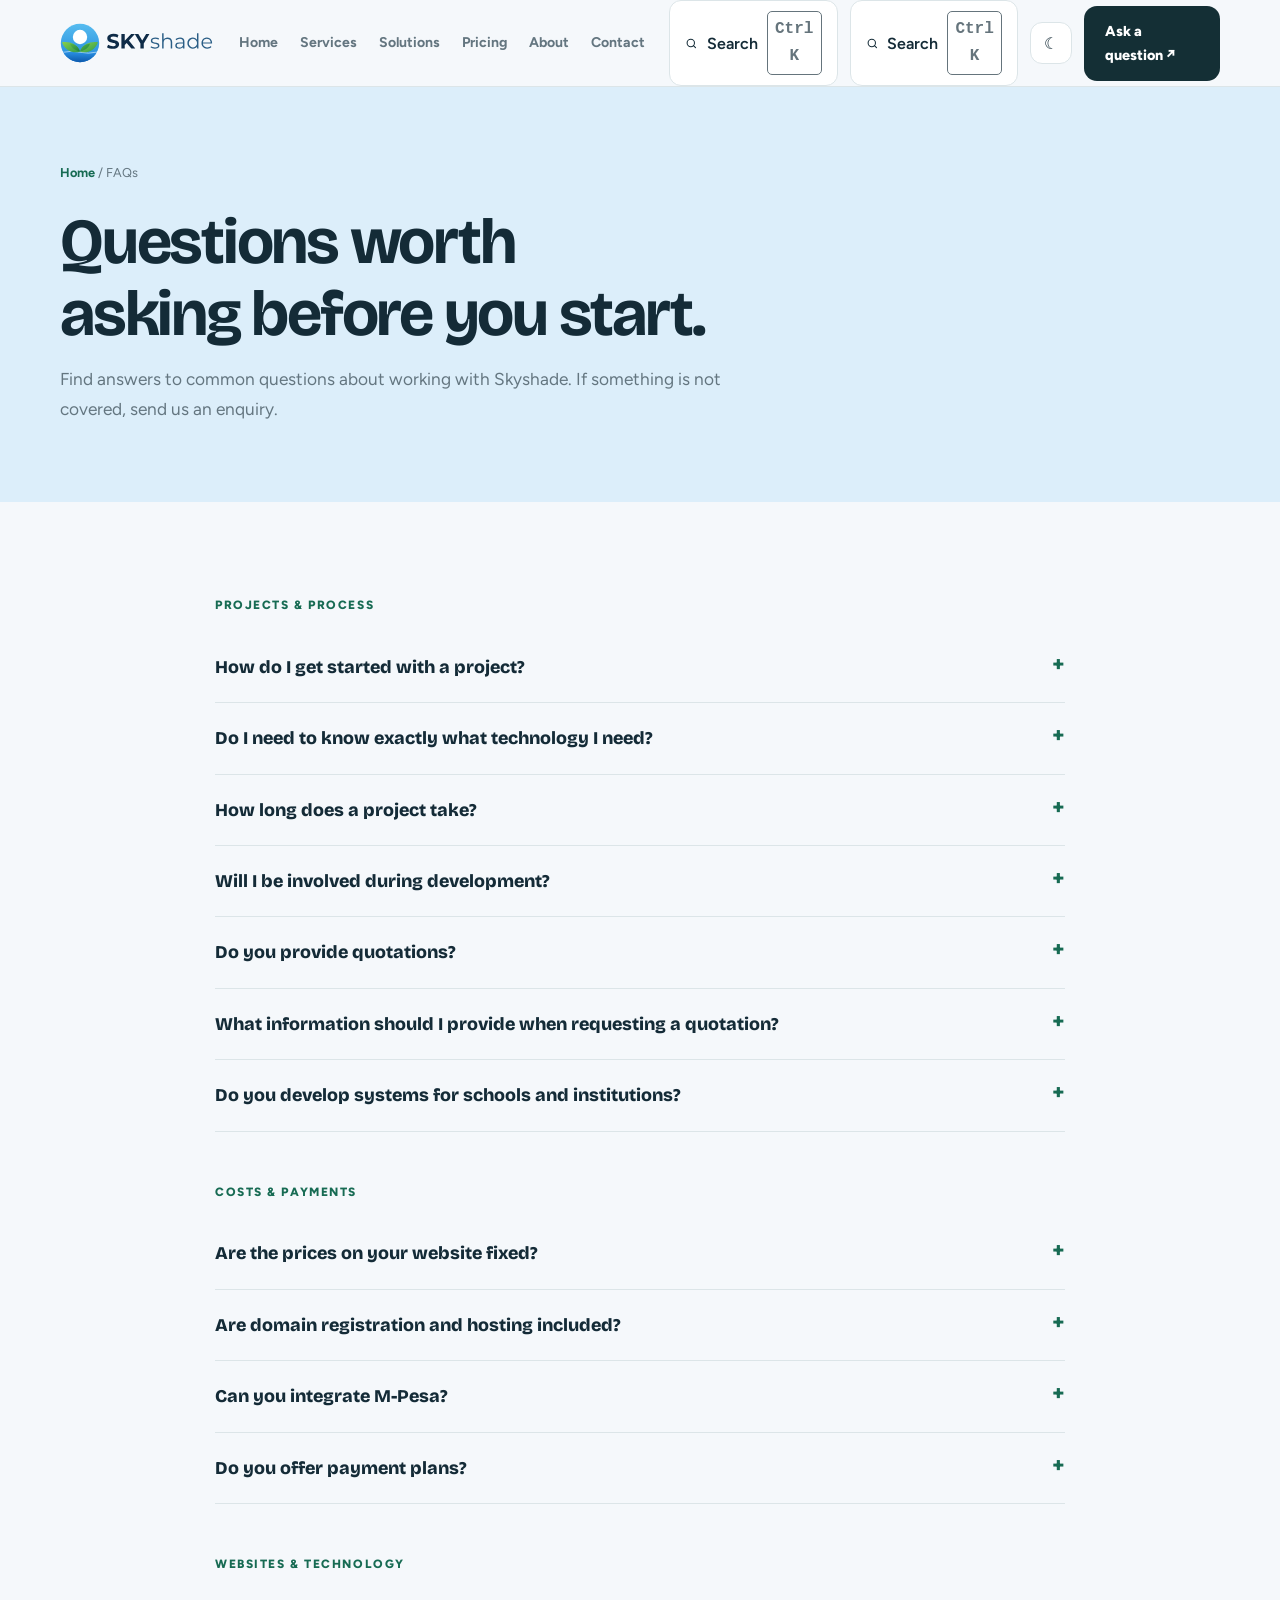
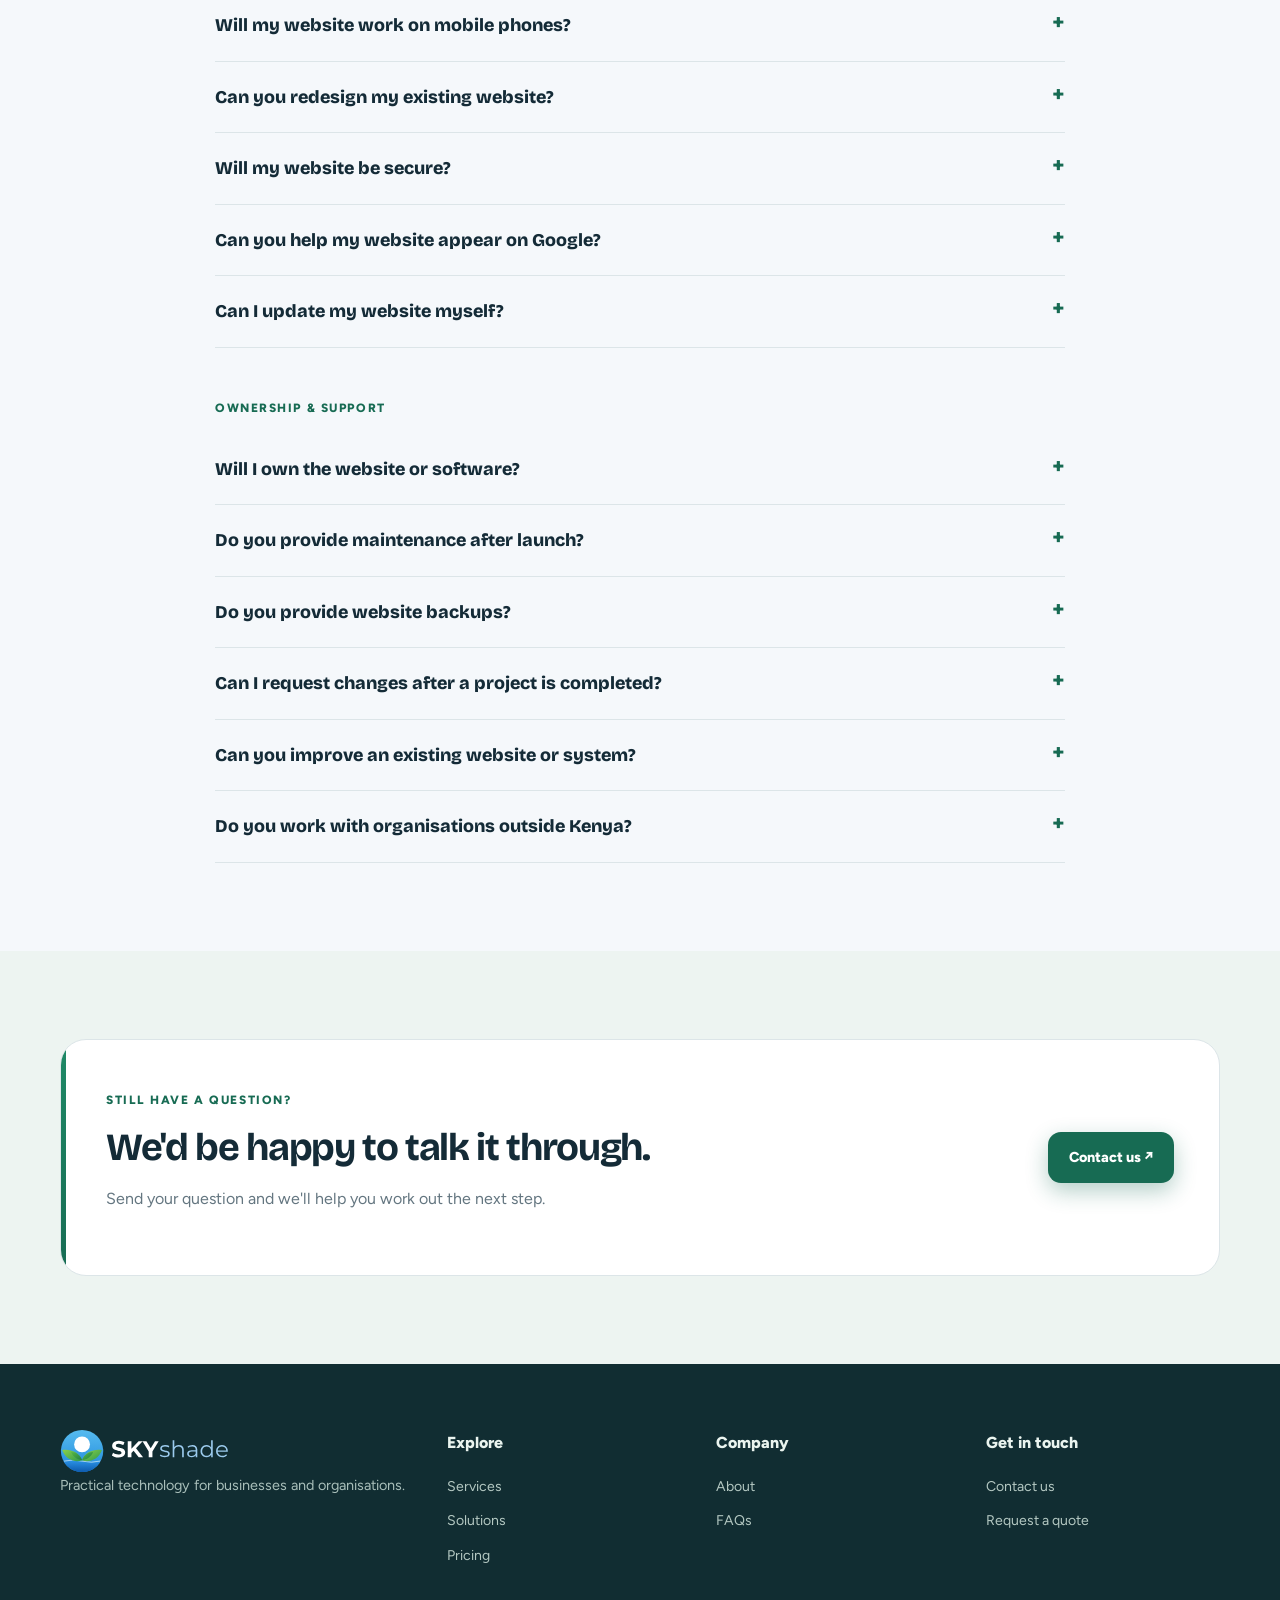
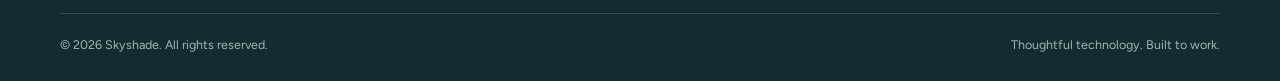
<file: faq.html>
<!doctype html>
<html lang="en">
  <head>
    <meta charset="utf-8" />
    <meta name="viewport" content="width=device-width, initial-scale=1" />

    <title>
      FAQs | Website Development, Software & IT Services | Skyshade Technologies
    </title>

    <meta
      name="description"
      content="Find answers to common questions about Skyshade Technologies services, website development, custom software, pricing, M-Pesa integration, hosting, security and support in Kenya."
    />

    <meta name="robots" content="index, follow, max-image-preview:large" />
    <link rel="canonical" href="https://skyshade.co.ke/faq" />

    <meta property="og:type" content="website" />
    <meta
      property="og:title"
      content="Skyshade Technologies| Websites, software and IT consulting in Kenya"
    />
    <meta
      property="og:description"
      content="Technology, made dependable. Websites, software and IT consulting for businesses and institutions in Kenya."
    />
    <meta property="og:image" content="https://skyshade.co.ke/og-image.jpg" />
    <meta property="og:image:width" content="1200" />
    <meta property="og:image:height" content="630" />
    <meta property="og:url" content="https://skyshade.co.ke/" />
    <meta name="twitter:card" content="summary_large_image" />
    <meta name="twitter:image" content="https://skyshade.co.ke/og-image.jpg" />

    <meta name="theme-color" content="#f5f8fb" />

    <link rel="icon" href="/favicon.svg" type="image/svg+xml" />
    <link rel="icon" href="/favicon.ico" sizes="48x48" />
    <link rel="apple-touch-icon" href="/apple-touch-icon.png" />
    <link rel="stylesheet" href="assets/polish.css" />
    <link rel="stylesheet" href="assets/styles.css" />
    <link rel="stylesheet" href="assets/hero.css" />

    <script>
      try {
        const theme = localStorage.getItem("skyshade-theme");
        if (theme) document.documentElement.dataset.theme = theme;
      } catch (error) {}

      (function () {
        try {
          var t = localStorage.getItem("skyshade-theme");
          if (t !== "light" && t !== "dark") {
            t = matchMedia("(prefers-color-scheme: dark)").matches
              ? "dark"
              : "light";
          }
          document.documentElement.dataset.theme = t;
        } catch (e) {
          document.documentElement.dataset.theme = "light";
        }
      })();
    </script>

    <script src="assets/site.js" defer></script>
    <script src="assets/search.js" defer></script>
  </head>

  <body>
    <header class="site-header">
      <div class="container nav-wrap">
        <a class="logo" href="/">
          <img
            class="logo-light"
            src="assets/skyshade-logo-light-compact.svg"
            alt="Skyshade"
            height="44"
          />
          <img
            class="logo-dark"
            src="assets/skyshade-logo-dark-compact.svg"
            alt=""
            aria-hidden="true"
            height="44"
          />
        </a>

        <nav class="nav-links" data-nav aria-label="Main navigation">
          <a href="/">Home</a>
          <a href="services">Services</a>
          <a href="solutions">Solutions</a>
          <a href="pricing">Pricing</a>
          <a href="about">About</a>
          <a href="contact">Contact</a>
        </nav>

        <div class="nav-actions">
          <button
            class="theme-toggle"
            data-theme-toggle
            type="button"
            aria-label="Switch theme"
          >
            ☾
          </button>

          <a class="btn btn-dark" href="contact"> Ask a question ↗ </a>

          <button
            class="menu-toggle"
            data-menu-toggle
            type="button"
            aria-label="Open navigation"
            aria-expanded="false"
          >
            ☰
          </button>
        </div>
      </div>
    </header>

    <main>
      <section class="page-hero">
        <div class="container">
          <div class="breadcrumb"><a href="/">Home</a> / FAQs</div>

          <h1>Questions worth asking before you start.</h1>

          <p>
            Find answers to common questions about working with Skyshade. If
            something is not covered, send us an enquiry.
          </p>
        </div>
      </section>

      <section class="section">
        <div class="container" style="max-width: 850px">
          <!-- PROJECTS AND PROCESS -->
          <span class="eyebrow">Projects &amp; process</span>

          <details class="faq-item" id="getting-started-with-a-project">
            <summary>How do I get started with a project?</summary>
            <p>
              Send us an enquiry describing what you want to achieve. We will
              review your requirements, ask any necessary questions and discuss
              a suitable scope, timeline and budget.
            </p>
          </details>

          <details class="faq-item" id="choosing-the-right-technology">
            <summary>Do I need to know exactly what technology I need?</summary>
            <p>
              No. You can explain the business problem or desired outcome. We
              can help identify an appropriate technical approach after
              understanding your users, processes and constraints.
            </p>
          </details>

          <details class="faq-item" id="project-development-timeline">
            <summary>How long does a project take?</summary>
            <p>
              Timelines depend on the scope. A relatively small website may take
              a few weeks, while a custom portal or mobile application may
              require several months. We agree on milestones before development
              begins.
            </p>
          </details>

          <details class="faq-item" id="client-involvement-during-development">
            <summary>Will I be involved during development?</summary>
            <p>
              Yes. We aim to agree on requirements and design direction early,
              then share progress at agreed milestones so feedback can be
              incorporated in a controlled way.
            </p>
          </details>

          <details class="faq-item" id="project-quotations">
            <summary>Do you provide quotations?</summary>
            <p>
              Yes. Once we understand the requirements, we can prepare a
              quotation that outlines the agreed deliverables, assumptions,
              exclusions, estimated timeline and payment milestones.
            </p>
          </details>

          <details class="faq-item" id="information-needed-for-a-quotation">
            <summary>
              What information should I provide when requesting a quotation?
            </summary>
            <p>
              Describe your organisation, the problem you want to solve, the
              type of solution you have in mind and the main features you need.
              If you have examples of websites or systems you like, you can
              share them too. You do not need a complete technical specification
              before contacting us.
            </p>
          </details>

          <details class="faq-item" id="projects-for-schools-and-institutions">
            <summary>
              Do you develop systems for schools and institutions?
            </summary>
            <p>
              Yes. We can discuss institutional websites, student and staff
              portals, management systems, information platforms and other
              custom solutions based on the institution's requirements.
            </p>
          </details>

          <!-- COSTS AND PAYMENTS -->
          <div style="margin-top: 45px">
            <span class="eyebrow">Costs &amp; payments</span>

            <details class="faq-item" id="are-website-prices-fixed">
              <summary>Are the prices on your website fixed?</summary>
              <p>
                No. The figures on the pricing page are indicative ranges. The
                final cost depends on functionality, design, integrations,
                content, hosting requirements and complexity.
              </p>
            </details>

            <details class="faq-item" id="domain-registration-and-hosting">
              <summary>Are domain registration and hosting included?</summary>
              <p>
                Not automatically. Domain registration, hosting, email services
                and other third-party subscriptions are identified in the
                quotation so you can see which costs are included and which are
                separate.
              </p>
            </details>

            <details class="faq-item" id="mpesa-payment-integration">
              <summary>Can you integrate M-Pesa?</summary>
              <p>
                We can develop M-Pesa payment integration where the required
                Daraja/API access, credentials, business approvals and provider
                conditions are in place. Transaction charges and provider
                requirements are separate from development fees.
              </p>
            </details>

            <details class="faq-item" id="project-payment-plans">
              <summary>Do you offer payment plans?</summary>
              <p>
                Payment milestones can be agreed for suitable projects. The
                schedule should be documented in the quotation or project
                agreement before work begins.
              </p>
            </details>
          </div>

          <!-- WEBSITES AND TECHNICAL FEATURES -->
          <div style="margin-top: 45px">
            <span class="eyebrow">Websites &amp; technology</span>

            <details class="faq-item" id="mobile-friendly-websites">
              <summary>Will my website work on mobile phones?</summary>
              <p>
                Yes. Websites are designed to adapt to different screen sizes,
                including smartphones, tablets and desktop computers. The layout
                and functionality are considered across supported screen sizes
                during development.
              </p>
            </details>

            <details class="faq-item" id="redesigning-existing-websites">
              <summary>Can you redesign my existing website?</summary>
              <p>
                Yes. We can review your current website and discuss a redesign
                to improve its appearance, usability, mobile experience,
                performance or content structure. The recommended approach
                depends on the condition and requirements of the existing
                website.
              </p>
            </details>

            <details class="faq-item" id="website-security">
              <summary>Will my website be secure?</summary>
              <p>
                Security considerations depend on the type of website and
                functionality involved. Appropriate measures may include HTTPS,
                secure configuration, input validation, access controls,
                software updates and protection of sensitive data. No website
                can be guaranteed to be completely immune to security threats.
              </p>
            </details>

            <details class="faq-item" id="search-engine-visibility">
              <summary>Can you help my website appear on Google?</summary>
              <p>
                We can implement search-engine optimisation foundations such as
                meaningful page titles, descriptions, structured content,
                mobile-friendly layouts and technical SEO improvements. Search
                rankings depend on several factors, and no specific ranking
                position can be guaranteed.
              </p>
            </details>

            <details class="faq-item" id="website-content-management">
              <summary>Can I update my website myself?</summary>
              <p>
                Where appropriate, we can build content-management features or
                provide training so your team can update agreed content without
                developer assistance.
              </p>
            </details>
          </div>

          <!-- OWNERSHIP AND SUPPORT -->
          <div style="margin-top: 45px">
            <span class="eyebrow">Ownership &amp; support</span>

            <details class="faq-item" id="website-and-software-ownership">
              <summary>Will I own the website or software?</summary>
              <p>
                Ownership, source-code handover, third-party licences and usage
                rights should be clearly stated in the project agreement. We
                will define these terms before the project starts.
              </p>
            </details>

            <details class="faq-item" id="maintenance-after-launch">
              <summary>Do you provide maintenance after launch?</summary>
              <p>
                Yes. Ongoing maintenance and support can be arranged under an
                agreed care plan or a separately scoped support agreement.
              </p>
            </details>

            <details class="faq-item" id="website-backups">
              <summary>Do you provide website backups?</summary>
              <p>
                Backup arrangements can be included in an agreed maintenance
                plan. The backup frequency, storage location, retention period
                and restoration responsibilities should be defined according to
                the project requirements.
              </p>
            </details>

            <details class="faq-item" id="post-launch-changes">
              <summary>
                Can I request changes after a project is completed?
              </summary>
              <p>
                Yes. Changes can be handled through an agreed support
                arrangement or quoted separately, depending on their scope. Any
                warranty or post-launch correction period should be defined in
                the project agreement.
              </p>
            </details>

            <details class="faq-item" id="improving-existing-systems">
              <summary>Can you improve an existing website or system?</summary>
              <p>
                Yes. We can review an existing solution and discuss redesign,
                performance improvements, bug fixes, feature development or a
                larger rebuild. Access and an initial assessment may be
                required.
              </p>
            </details>

            <details class="faq-item" id="working-with-international-clients">
              <summary>Do you work with organisations outside Kenya?</summary>
              <p>
                Project suitability depends on the requirements, communication
                arrangements and support expectations. Contact us to discuss
                your location and project.
              </p>
            </details>
          </div>
        </div>
      </section>

      <!-- CONTACT CTA -->
      <section class="section section-alt">
        <div class="container cta-band">
          <div>
            <span class="eyebrow">Still have a question?</span>
            <h2>We'd be happy to talk it through.</h2>
            <p>Send your question and we'll help you work out the next step.</p>
          </div>

          <a class="btn btn-primary" href="contact"> Contact us ↗ </a>
        </div>
      </section>
    </main>

    <footer class="site-footer">
      <div class="container">
        <div class="footer-grid">
          <div>
            <a class="logo" href="/">
              <img
                class="logo-light"
                src="assets/skyshade-logo-dark-compact.svg"
                alt="Skyshade"
                height="44"
              />
              <img
                class="logo-dark"
                src="assets/skyshade-logo-dark-compact.svg"
                alt="Skyshade"
                aria-hidden="true"
                height="44"
              />
            </a>

            <p>Practical technology for businesses and organisations.</p>
          </div>

          <div>
            <div class="footer-title">Explore</div>
            <div class="footer-links">
              <a href="services">Services</a>
              <a href="solutions">Solutions</a>
              <a href="pricing">Pricing</a>
            </div>
          </div>

          <div>
            <div class="footer-title">Company</div>
            <div class="footer-links">
              <a href="about">About</a>
              <a href="faq">FAQs</a>
            </div>
          </div>

          <div>
            <div class="footer-title">Get in touch</div>
            <div class="footer-links">
              <a href="contact">Contact us</a>
              <a href="contact">Request a quote</a>
            </div>
          </div>
        </div>

        <div class="footer-bottom">
          <span>
            © <span data-year>2026</span> Skyshade. All rights reserved.
          </span>
          <span>Thoughtful technology. Built to work.</span>
        </div>
      </div>
    </footer>

    <script src="assets/search.js" defer></script>
  </body>
</html>
</file>
<file: assets/polish.css>
:root {
  --ease: cubic-bezier(0.2, 0.8, 0.2, 1);
  --grad: linear-gradient(135deg, #1f8a67, #176b53);
  --shadow-lg: 0 30px 70px rgba(23, 57, 67, 0.14);
  --muted: #566972;
}
:root[data-theme="dark"] {
  --shadow-lg: 0 30px 70px rgba(0, 0, 0, 0.35);
  --muted: #a9b9b7;
}
body {
  -webkit-font-smoothing: antialiased;
}
::selection {
  background: color-mix(in srgb, var(--primary) 30%, transparent);
}
h1,
h2,
h3 {
  text-wrap: balance;
}
p,
li {
  text-wrap: pretty;
}
:focus-visible {
  outline: 2px solid var(--primary);
  outline-offset: 3px;
  border-radius: 6px;
}

/* Buttons */
.btn {
  transition:
    transform 0.25s var(--ease),
    box-shadow 0.25s,
    background 0.2s,
    border-color 0.2s,
    color 0.2s;
}
.btn:active {
  transform: scale(0.97);
}
.btn-primary {
  background: var(--grad);
  box-shadow: 0 8px 22px color-mix(in srgb, var(--primary) 32%, transparent);
}
.btn-primary:hover {
  background: linear-gradient(135deg, #229670, #10513f);
  box-shadow: 0 12px 30px color-mix(in srgb, var(--primary) 45%, transparent);
}
.btn-outline:hover {
  border-color: var(--primary);
  color: var(--primary);
}
:root[data-theme="dark"] .btn-primary {
  background: linear-gradient(135deg, #9be0bd, #6bbd98);
  color: #0d2a22;
}
:root[data-theme="dark"] .btn-dark {
  background: var(--surface-alt);
  border-color: var(--line);
}

/* Solid header after scrolling (homepage) */
body:has(.rh) .site-header:not(.is-top) {
  background: color-mix(in srgb, var(--bg) 82%, transparent);
  backdrop-filter: blur(18px) saturate(1.4);
  box-shadow: 0 10px 30px rgba(20, 50, 60, 0.08);
}

/* Cards */
.card {
  transition:
    transform 0.35s var(--ease),
    box-shadow 0.35s,
    border-color 0.35s;
}
.card:hover {
  transform: translateY(-6px);
  box-shadow: var(--shadow-lg);
  border-color: color-mix(in srgb, var(--primary) 35%, var(--line));
}
.card-icon {
  background: linear-gradient(145deg, var(--surface-alt), var(--sky));
  transition: transform 0.35s var(--ease);
}
.card:hover .card-icon {
  transform: rotate(-6deg) scale(1.08);
}
.card-link::after {
  content: "→";
  display: inline-block;
  margin-left: 6px;
  transition: transform 0.25s var(--ease);
}
.card-link:hover {
  text-decoration: none;
}
.card-link:hover::after {
  transform: translateX(5px);
}
.process .card {
  position: relative;
  overflow: hidden;
}
.process .card::before {
  content: "";
  position: absolute;
  inset: 0 0 auto;
  height: 3px;
  background: var(--grad);
  transform: scaleX(0);
  transform-origin: left;
  transition: transform 0.45s var(--ease);
}
.process .card:hover::before {
  transform: scaleX(1);
}
.tag {
  transition:
    border-color 0.2s,
    color 0.2s,
    transform 0.2s var(--ease);
}
.tag:hover {
  border-color: var(--primary);
  color: var(--primary);
  transform: translateY(-2px);
}

/* Sections */
.section-alt {
  background: linear-gradient(
    180deg,
    var(--surface-alt),
    color-mix(in srgb, var(--surface-alt) 55%, var(--bg))
  );
}
.page-hero {
  background:
    radial-gradient(
      900px 320px at 85% 0%,
      rgba(168, 214, 189, 0.55),
      transparent 60%
    ),
    var(--sky);
}
.story-panel {
  position: relative;
  overflow: hidden;
  isolation: isolate;
}
.story-panel::before {
  content: "";
  position: absolute;
  width: 380px;
  height: 380px;
  right: -120px;
  top: -140px;
  border-radius: 50%;
  background: radial-gradient(
    circle,
    rgba(168, 214, 189, 0.35),
    transparent 65%
  );
  z-index: -1;
}
.story-panel::after {
  content: "\201C";
  position: absolute;
  right: 30px;
  bottom: -40px;
  font: 800 13rem/1 "Bricolage Grotesque";
  color: rgba(255, 255, 255, 0.07);
  z-index: -1;
}
.cta-band {
  position: relative;
  overflow: hidden;
  background: linear-gradient(
    135deg,
    var(--surface),
    color-mix(in srgb, var(--sky) 45%, var(--surface))
  );
}
.cta-band::before {
  content: "";
  position: absolute;
  inset: 0 auto 0 0;
  width: 5px;
  background: var(--grad);
}

/* Pricing, tables, FAQ, forms */
.popular {
  box-shadow: var(--shadow-lg);
}
tbody tr {
  transition: background 0.2s;
}
tbody tr:hover td {
  background: color-mix(in srgb, var(--surface-alt) 60%, transparent);
}
.faq-item summary {
  list-style: none;
  display: flex;
  justify-content: space-between;
  gap: 16px;
  transition: color 0.2s;
}
.faq-item summary::-webkit-details-marker {
  display: none;
}
.faq-item summary::after {
  content: "+";
  font-size: 1.5rem;
  line-height: 1;
  color: var(--primary);
  transition: transform 0.3s var(--ease);
}
.faq-item[open] summary::after {
  transform: rotate(45deg);
}
.faq-item summary:hover {
  color: var(--primary);
}
.form-field input,
.form-field textarea,
.form-field select {
  transition:
    border-color 0.2s,
    box-shadow 0.2s;
}
.form-field input:hover,
.form-field textarea:hover,
.form-field select:hover {
  border-color: color-mix(in srgb, var(--primary) 40%, var(--line));
}

/* Footer */
.site-footer {
  background: linear-gradient(180deg, #112d32, #0d2327);
}
.footer-links a {
  transition:
    color 0.2s,
    transform 0.25s var(--ease);
}
.footer-links a:hover {
  transform: translateX(4px);
}

/* Scroll-in reveal (CSS only) */
@media (prefers-reduced-motion: no-preference) {
  @supports (animation-timeline: view()) {
    .section .card,
    .section .story-panel,
    .section .cta-band,
    .section-head {
      animation: ss-rise linear backwards;
      animation-timeline: view();
      animation-range: entry 0% entry 40%;
    }
    @keyframes ss-rise {
      from {
        opacity: 0;
        transform: translateY(32px);
      }
    }
  }
}
@media (max-width: 820px) {
  .nav-links a::before,
  .nav-links a::after {
    display: none;
  }
  .nav-links:hover a:not(:hover) {
    opacity: 1;
  }
}
@media (prefers-reduced-motion: reduce) {
  html {
    scroll-behavior: auto;
  }
  *,
  *::before,
  *::after {
    transition-duration: 0.01ms !important;
  }
}
</file>
<file: assets/styles.css>
@import url("https://fonts.googleapis.com/css2?family=Bricolage+Grotesque:opsz,wght@12..96,400;12..96,500;12..96,600;12..96,700;12..96,800&family=Figtree:wght@400;500;600;700;800&display=swap");

:root {
  color-scheme: light;
  --bg: #f5f8fb;
  --surface: #ffffff;
  --surface-alt: #edf4f1;
  --text: #142b37;
  --muted: #647680;
  --primary: #176b53;
  --primary-dark: #10513f;
  --sky: #dceefa;
  --line: #dce5e8;
  --accent: #a8d6bd;
  --shadow: 0 18px 50px rgba(23, 57, 67, 0.09);
  --radius: 22px;
}

:root[data-theme="dark"] {
  color-scheme: dark;
  --bg: #101b20;
  --surface: #17272d;
  --surface-alt: #1c302f;
  --text: #edf5f1;
  --muted: #a9b9b7;
  --primary: #80c7a4;
  --primary-dark: #a1d9ba;
  --sky: #203844;
  --line: #30454a;
  --accent: #396a54;
  --shadow: 0 18px 50px rgba(0, 0, 0, 0.2);
}

* {
  box-sizing: border-box;
}

html {
  scroll-behavior: smooth;
  scroll-padding-top: 100px;
}

body {
  margin: 0;
  background: var(--bg);
  color: var(--text);
  font-family: "Figtree", sans-serif;
  font-size: 16px;
  line-height: 1.7;
  transition:
    background 0.25s,
    color 0.25s;
}

a {
  color: inherit;
  text-decoration: none;
}
button,
input,
textarea,
select {
  font: inherit;
}
button,
a {
  -webkit-tap-highlight-color: transparent;
}
img {
  max-width: 100%;
  display: block;
}

h1,
h2,
h3,
h4 {
  font-family: "Bricolage Grotesque", sans-serif;
  line-height: 1.12;
  letter-spacing: -0.035em;
  margin: 0 0 16px;
}

h1 {
  font-size: clamp(2.8rem, 6vw, 5.4rem);
}
h2 {
  font-size: clamp(2rem, 4vw, 3.25rem);
}
h3 {
  font-size: 1.35rem;
}
p {
  color: var(--muted);
  margin: 0 0 18px;
}

.container {
  width: min(1160px, calc(100% - 44px));
  margin-inline: auto;
}

.skip-link {
  position: absolute;
  left: -999px;
  top: 8px;
  background: var(--surface);
  padding: 12px;
  z-index: 1000;
}
.skip-link:focus {
  left: 8px;
}

.site-header {
  position: sticky;
  top: 0;
  z-index: 100;
  background: color-mix(in srgb, var(--bg) 90%, transparent);
  backdrop-filter: blur(18px);
  border-bottom: 1px solid var(--line);
}

.nav-wrap {
  min-height: 82px;
  display: flex;
  align-items: center;
  justify-content: space-between;
  gap: 24px;
}

.brand {
  display: inline-flex;
  align-items: center;
  gap: 11px;
  font-weight: 800;
  font-size: 1.35rem;
  letter-spacing: -0.06em;
}
.brand small {
  display: block;
  font-size: 0.65rem;
  font-weight: 600;
  color: var(--muted);
  letter-spacing: 0.02em;
}
.brand-mark {
  width: 42px;
  height: 42px;
  border-radius: 14px;
  display: grid;
  place-items: center;
  color: white;
  font-family: "Bricolage Grotesque";
  font-size: 1.5rem;
  background: linear-gradient(145deg, #2d8c6a, #12533f);
  box-shadow: 0 8px 20px rgba(23, 107, 83, 0.2);
}

.nav-links {
  display: flex;
  align-items: center;
  gap: 22px;
}
.nav-links a {
  font-size: 0.88rem;
  font-weight: 700;
  color: var(--muted);
}
.nav-links a:hover,
.nav-links a[aria-current="page"] {
  color: var(--primary);
}

.nav-actions {
  display: flex;
  align-items: center;
  gap: 12px;
}
.theme-toggle,
.menu-toggle {
  border: 1px solid var(--line);
  background: var(--surface);
  color: var(--text);
  border-radius: 12px;
  cursor: pointer;
  min-width: 42px;
  min-height: 42px;
}
.menu-toggle {
  display: none;
  font-size: 1.2rem;
}

.btn {
  min-height: 48px;
  display: inline-flex;
  align-items: center;
  justify-content: center;
  gap: 9px;
  padding: 12px 20px;
  border-radius: 13px;
  font-weight: 800;
  font-size: 0.9rem;
  border: 1px solid transparent;
  cursor: pointer;
  transition:
    transform 0.2s,
    background 0.2s,
    border 0.2s;
}
.btn:hover {
  transform: translateY(-2px);
}
.btn-primary {
  background: var(--primary);
  color: white;
}
.btn-primary:hover {
  background: var(--primary-dark);
}
.btn-dark {
  background: #142f35;
  color: white;
}
.btn-outline {
  border-color: var(--line);
  color: var(--text);
  background: var(--surface);
}

.eyebrow {
  display: inline-block;
  margin-bottom: 16px;
  color: var(--primary);
  font-size: 0.75rem;
  font-weight: 800;
  letter-spacing: 0.13em;
  text-transform: uppercase;
}

.hero {
  padding: 90px 0 84px;
  overflow: hidden;
}
.hero-grid {
  display: grid;
  grid-template-columns: 1.08fr 0.92fr;
  align-items: center;
  gap: 70px;
}
.hero h1 {
  max-width: 720px;
}
.hero p {
  max-width: 590px;
  font-size: 1.12rem;
}
.hero-actions {
  display: flex;
  flex-wrap: wrap;
  gap: 12px;
  margin: 28px 0;
}
.tag-list {
  display: flex;
  flex-wrap: wrap;
  gap: 9px;
}
.tag {
  border: 1px solid var(--line);
  border-radius: 30px;
  padding: 7px 12px;
  color: var(--muted);
  font-size: 0.78rem;
  font-weight: 700;
}

.hero-visual {
  min-height: 390px;
  border-radius: 32px;
  padding: 35px;
  display: grid;
  place-items: center;
  position: relative;
  background:
    radial-gradient(
      circle at 80% 10%,
      rgba(255, 255, 255, 0.8),
      transparent 30%
    ),
    linear-gradient(145deg, #cbe9e1, #dceefa 65%, #b6d7c4);
}
.visual-panel {
  width: 100%;
  max-width: 410px;
  padding: 25px;
  border-radius: 23px;
  background: rgba(255, 255, 255, 0.87);
  color: #173c3c;
  box-shadow: 0 25px 60px rgba(20, 64, 65, 0.18);
  transform: rotate(-3deg);
}
.visual-top {
  display: flex;
  justify-content: space-between;
  font-size: 0.68rem;
  font-weight: 800;
  letter-spacing: 0.12em;
}
.visual-dots {
  display: flex;
  gap: 5px;
}
.visual-dots i {
  width: 7px;
  height: 7px;
  border-radius: 50%;
  background: #82b9a0;
}
.visual-chart {
  height: 150px;
  display: flex;
  align-items: end;
  gap: 13px;
  padding: 25px 8px 8px;
  border-bottom: 1px solid #dce8e2;
}
.visual-chart span {
  flex: 1;
  border-radius: 9px 9px 3px 3px;
  background: linear-gradient(#77c4a0, #24765b);
}
.visual-chart span:nth-child(1) {
  height: 40%;
}
.visual-chart span:nth-child(2) {
  height: 65%;
}
.visual-chart span:nth-child(3) {
  height: 48%;
}
.visual-chart span:nth-child(4) {
  height: 82%;
}
.visual-chart span:nth-child(5) {
  height: 70%;
}
.visual-chart span:nth-child(6) {
  height: 100%;
}
.visual-foot {
  display: flex;
  justify-content: space-between;
  gap: 12px;
  padding-top: 18px;
}
.visual-stat strong,
.visual-stat small {
  display: block;
}
.visual-stat strong {
  font-size: 0.9rem;
}
.visual-stat small {
  color: #71827b;
  font-size: 0.68rem;
}
.floating-note {
  position: absolute;
  bottom: 28px;
  right: 0;
  background: white;
  color: #176b53;
  padding: 12px 18px;
  border-radius: 13px;
  font-size: 0.8rem;
  font-weight: 800;
  box-shadow: var(--shadow);
}

.section {
  padding: 88px 0;
}
.section-alt {
  background: var(--surface-alt);
}
.section-head {
  display: flex;
  align-items: end;
  justify-content: space-between;
  gap: 35px;
  margin-bottom: 38px;
}
.section-head > div {
  max-width: 680px;
}
.section-head p {
  max-width: 620px;
}

.grid-2 {
  display: grid;
  grid-template-columns: repeat(2, minmax(0, 1fr));
  gap: 22px;
}
.grid-3 {
  display: grid;
  grid-template-columns: repeat(3, minmax(0, 1fr));
  gap: 22px;
}
.grid-4 {
  display: grid;
  grid-template-columns: repeat(4, minmax(0, 1fr));
  gap: 18px;
}

.card {
  background: var(--surface);
  border: 1px solid var(--line);
  padding: 28px;
  border-radius: var(--radius);
  box-shadow: 0 8px 25px rgba(20, 50, 60, 0.025);
}
.card p {
  font-size: 0.94rem;
}
.card-icon {
  width: 48px;
  height: 48px;
  border-radius: 15px;
  background: var(--surface-alt);
  color: var(--primary);
  display: grid;
  place-items: center;
  font-size: 1.5rem;
  margin-bottom: 24px;
}
.card-link {
  color: var(--primary);
  font-weight: 800;
  font-size: 0.88rem;
}
.card-link:hover {
  text-decoration: underline;
}

.split {
  display: grid;
  grid-template-columns: 1fr 1fr;
  align-items: center;
  gap: 70px;
}
.check-list {
  list-style: none;
  padding: 0;
  margin: 24px 0 30px;
}
.check-list li {
  margin: 12px 0;
  color: var(--muted);
}
.check-list li::before {
  content: "✓";
  color: var(--primary);
  font-weight: 900;
  margin-right: 12px;
}

.story-panel {
  background: linear-gradient(145deg, #174f43, #1c7457);
  color: white;
  border-radius: 28px;
  padding: 48px;
  min-height: 310px;
  display: flex;
  flex-direction: column;
  justify-content: space-between;
  box-shadow: var(--shadow);
}
.story-panel span {
  font-size: 0.72rem;
  font-weight: 800;
  letter-spacing: 0.13em;
  color: #b9dfc9;
}
.story-panel blockquote {
  font-family: "Bricolage Grotesque";
  font-size: clamp(1.8rem, 3vw, 2.7rem);
  line-height: 1.2;
  margin: 35px 0;
}

.process {
  display: grid;
  grid-template-columns: repeat(4, 1fr);
  gap: 16px;
}
.number {
  font-size: 0.72rem;
  color: var(--primary);
  font-weight: 900;
  letter-spacing: 0.1em;
  margin-bottom: 20px;
}

.cta-band {
  padding: 45px;
  border-radius: 26px;
  background: var(--surface);
  border: 1px solid var(--line);
  display: flex;
  justify-content: space-between;
  align-items: center;
  gap: 30px;
}
.cta-band > div {
  max-width: 700px;
}
.cta-band h2 {
  font-size: clamp(1.8rem, 3vw, 2.6rem);
}

.page-hero {
  padding: 75px 0 60px;
  background: var(--sky);
}
.page-hero h1 {
  max-width: 850px;
  font-size: clamp(2.6rem, 5vw, 4.5rem);
}
.page-hero p {
  max-width: 700px;
  font-size: 1.08rem;
}

.breadcrumb {
  color: var(--muted);
  font-size: 0.8rem;
  margin-bottom: 22px;
}
.breadcrumb a {
  color: var(--primary);
  font-weight: 700;
}

.feature-list {
  display: grid;
  grid-template-columns: repeat(2, 1fr);
  gap: 12px;
  margin-top: 25px;
}
.feature-item {
  padding: 15px;
  border-radius: 13px;
  background: var(--surface-alt);
  color: var(--text);
  font-size: 0.9rem;
}

.price-card {
  position: relative;
}
.price {
  font-family: "Bricolage Grotesque";
  font-size: 2rem;
  font-weight: 800;
  margin: 14px 0 5px;
}
.price small {
  font-family: "Figtree";
  font-size: 0.8rem;
  font-weight: 600;
  color: var(--muted);
}
.price-card ul {
  padding-left: 20px;
  color: var(--muted);
  font-size: 0.9rem;
}
.price-card li {
  margin: 9px 0;
}
.price-card .btn {
  width: 100%;
  margin-top: 15px;
}
.popular {
  border: 2px solid var(--primary);
}

.table-wrap {
  overflow-x: auto;
  border: 1px solid var(--line);
  border-radius: 18px;
  background: var(--surface);
}
table {
  width: 100%;
  border-collapse: collapse;
  min-width: 650px;
}
th,
td {
  padding: 17px 20px;
  text-align: left;
  border-bottom: 1px solid var(--line);
}
th {
  background: var(--surface-alt);
  font-size: 0.82rem;
}
td {
  color: var(--muted);
  font-size: 0.9rem;
}
tr:last-child td {
  border-bottom: 0;
}

.project-card {
  overflow: hidden;
  padding: 0;
}
.project-art {
  min-height: 190px;
  padding: 28px;
  display: flex;
  align-items: end;
  background: linear-gradient(140deg, #d6eee4, #b9d9ed);
  color: #174f43;
}
.project-art.blue {
  background: linear-gradient(140deg, #dceefa, #b8c9ed);
  color: #253c6b;
}
.project-art.gold {
  background: linear-gradient(140deg, #f5e9d0, #d8c69d);
  color: #59452a;
}
.project-art strong {
  font-family: "Bricolage Grotesque";
  font-size: 1.7rem;
}
.project-body {
  padding: 25px;
}

.contact-layout {
  display: grid;
  grid-template-columns: 0.8fr 1.2fr;
  gap: 35px;
  align-items: start;
}
.contact-info {
  background: var(--surface-alt);
  padding: 30px;
  border-radius: 22px;
}
.contact-info a {
  color: var(--primary);
  font-weight: 700;
}
.form-card {
  padding: 32px;
  background: var(--surface);
  border: 1px solid var(--line);
  border-radius: 22px;
}
.form-grid {
  display: grid;
  grid-template-columns: 1fr 1fr;
  gap: 17px;
}
.form-field {
  margin-bottom: 18px;
}
.form-field.full {
  grid-column: 1 / -1;
}
.form-field label {
  display: block;
  font-size: 0.85rem;
  font-weight: 800;
  margin-bottom: 7px;
}
.form-field input,
.form-field textarea,
.form-field select {
  width: 100%;
  border: 1px solid var(--line);
  border-radius: 11px;
  background: var(--bg);
  color: var(--text);
  padding: 13px 14px;
  outline: none;
}
.form-field input:focus,
.form-field textarea:focus,
.form-field select:focus {
  border-color: var(--primary);
  box-shadow: 0 0 0 3px color-mix(in srgb, var(--primary) 15%, transparent);
}
.form-field textarea {
  min-height: 145px;
  resize: vertical;
}
.form-note {
  font-size: 0.78rem;
  color: var(--muted);
  margin-top: 12px;
}
.form-status {
  margin-top: 15px;
  font-weight: 700;
}

.faq-item {
  border-bottom: 1px solid var(--line);
  padding: 20px 0;
}
.faq-item summary {
  cursor: pointer;
  font-weight: 800;
  font-family: "Bricolage Grotesque";
  font-size: 1.12rem;
}
.faq-item p {
  margin: 14px 0 0;
}

.site-footer {
  background: #112d32;
  color: #eaf4ef;
  padding: 65px 0 25px;
}
.site-footer p {
  color: #a9bfba;
  font-size: 0.9rem;
}
.footer-grid {
  display: grid;
  grid-template-columns: 1.5fr 1fr 1fr 1fr;
  gap: 35px;
}
.footer-brand {
  color: white;
}
.footer-title {
  font-weight: 800;
  margin-bottom: 18px;
}
.footer-links {
  display: grid;
  gap: 11px;
}
.footer-links a,
.footer-links span {
  color: #b4c8c2;
  font-size: 0.88rem;
}
.footer-links a:hover {
  color: white;
}
.footer-bottom {
  border-top: 1px solid #34504e;
  margin-top: 45px;
  padding-top: 20px;
  display: flex;
  justify-content: space-between;
  gap: 15px;
  color: #9fb5af;
  font-size: 0.78rem;
}

@media (max-width: 1050px) {
  .nav-links {
    gap: 13px;
  }
  .nav-links a {
    font-size: 0.8rem;
  }
  .hero-grid {
    gap: 35px;
  }
  .grid-4 {
    grid-template-columns: repeat(2, 1fr);
  }
}

@media (max-width: 820px) {
  .nav-wrap {
    min-height: 72px;
  }
  .menu-toggle {
    display: inline-block;
  }
  .nav-links {
    display: none;
    position: absolute;
    top: 72px;
    left: 0;
    right: 0;
    padding: 20px 24px 25px;
    background: var(--surface);
    border-bottom: 1px solid var(--line);
    flex-direction: column;
    align-items: stretch;
    gap: 0;
  }
  .nav-links.open {
    display: flex;
  }
  .nav-links a {
    padding: 12px 0;
    border-bottom: 1px solid var(--line);
    font-size: 0.95rem;
  }
  .nav-actions .btn {
    display: none;
  }
  .hero-grid,
  .split,
  .contact-layout {
    grid-template-columns: 1fr;
  }
  .hero {
    padding: 65px 0;
  }
  .hero-visual {
    min-height: 330px;
  }
  .grid-3 {
    grid-template-columns: repeat(2, 1fr);
  }
  .process {
    grid-template-columns: repeat(2, 1fr);
  }
  .footer-grid {
    grid-template-columns: repeat(2, 1fr);
  }
  .section-head {
    align-items: start;
    flex-direction: column;
  }
}

@media (max-width: 560px) {
  .container {
    width: min(100% - 30px, 1160px);
  }
  .hero {
    padding: 52px 0;
  }
  .hero-visual {
    padding: 20px;
    min-height: 285px;
  }
  .visual-panel {
    padding: 18px;
  }
  .floating-note {
    right: 8px;
    bottom: 12px;
  }
  .section {
    padding: 65px 0;
  }
  .grid-2,
  .grid-3,
  .grid-4,
  .process,
  .feature-list {
    grid-template-columns: 1fr;
  }
  .card {
    padding: 23px;
  }
  .story-panel {
    padding: 30px;
    min-height: 270px;
  }
  .cta-band {
    padding: 28px;
    align-items: start;
    flex-direction: column;
  }
  .form-grid {
    grid-template-columns: 1fr;
  }
  .form-field.full {
    grid-column: auto;
  }
  .footer-grid {
    grid-template-columns: 1fr 1fr;
    gap: 30px 18px;
  }
  .footer-bottom {
    flex-direction: column;
  }
  .nav-actions {
    gap: 7px;
  }
}
.logo img {
  height: 44px;
  width: auto;
}

.logo .logo-light {
  display: block;
}
.logo .logo-dark {
  display: none;
}

:root[data-theme="dark"] .logo .logo-light {
  display: none;
}
:root[data-theme="dark"] .logo .logo-dark {
  display: block;
}
</file>
<file: assets/hero.css>
/* Animated robot hero — scoped with .rh- so it won't clash with styles.css */
.rh {
  position: relative;
  height: min(92svh, 860px);
  min-height: 600px;
  overflow: hidden;
  container-type: size;
  color: #fff;
  background: #1b1450;
}
.rh-stage {
  position: absolute;
  left: 50%;
  top: 50%;
  width: max(100cqw, calc(100cqh * 1.7325));
  aspect-ratio: 1651/953;
  transform: translate(-50%, -50%);
  background: url(hero-bg.jpg) center/100% 100% no-repeat;
}
.rh-layer {
  position: absolute;
  inset: 0;
  transition: transform 0.25s ease-out;
  will-change: transform;
}
.rh-sun {
  position: absolute;
  left: 72.5%;
  top: 47%;
  width: 26%;
  aspect-ratio: 1;
  transform: translate(-50%, -50%);
  mix-blend-mode: screen;
  background: radial-gradient(
    circle,
    rgba(255, 230, 120, 0.55),
    rgba(255, 160, 60, 0.18) 45%,
    transparent 70%
  );
  animation: rh-sun 6s ease-in-out infinite;
}
@keyframes rh-sun {
  50% {
    transform: translate(-50%, -50%) scale(1.15);
    opacity: 0.7;
  }
}
.rh-robot-wrap {
  position: absolute;
  left: 30.6%;
  top: 25.2%;
  width: 16.96%;
  aspect-ratio: 280/285;
  animation: rh-float 3.2s ease-in-out infinite;
}
.rh-robot {
  width: 100%;
  height: 100%;
  display: block;
  transform-origin: 50% 60%;
  animation: rh-tilt 3.2s ease-in-out infinite;
  filter: drop-shadow(0 0 14px rgba(80, 200, 255, 0.55));
}
@keyframes rh-float {
  0%,
  100% {
    transform: translateY(0);
  }
  50% {
    transform: translateY(-4.5%);
  }
}
@keyframes rh-tilt {
  0%,
  100% {
    transform: rotate(-2.5deg);
  }
  50% {
    transform: rotate(3deg) scale(1.02);
  }
}
.rh-robot-wrap::after {
  content: "";
  position: absolute;
  left: -15%;
  bottom: -8%;
  width: 55%;
  height: 45%;
  border-radius: 50%;
  z-index: -1;
  filter: blur(8px);
  background: radial-gradient(circle, rgba(90, 220, 255, 0.5), transparent 65%);
  animation: rh-thrust 1.6s ease-in-out infinite;
}
@keyframes rh-thrust {
  50% {
    opacity: 0.35;
    transform: scale(1.25) translate(-6%, 6%);
  }
}
.rh-spark {
  position: absolute;
  width: 6px;
  height: 6px;
  border-radius: 50%;
  background: #fff6b0;
  box-shadow: 0 0 10px 3px rgba(255, 230, 120, 0.7);
  opacity: 0;
  animation: rh-rise linear infinite;
}
@keyframes rh-rise {
  0% {
    opacity: 0;
    transform: translateY(0);
  }
  15% {
    opacity: 0.9;
  }
  100% {
    opacity: 0;
    transform: translate(var(--dx), -160px);
  }
}
.rh-content {
  position: relative;
  z-index: 2;
  height: 100%;
  display: flex;
  align-items: center;
  justify-content: flex-end;
}
.rh-copy {
  max-width: 540px;
  text-shadow: 0 2px 24px rgba(30, 10, 80, 0.6);
  animation: rh-in 1s 0.2s both;
}
@keyframes rh-in {
  from {
    opacity: 0;
    transform: translateY(20px);
  }
}
.rh-copy h1,
.rh-copy p {
  color: #fff;
}
.rh-copy h1 {
  margin-bottom: 1rem;
}
.rh-copy p {
  opacity: 0.95;
  margin-bottom: 1.6rem;
}
.rh .btn-outline {
  color: #fff;
  border-color: rgba(255, 255, 255, 0.6);
  background: rgba(255, 255, 255, 0.08);
  backdrop-filter: blur(6px);
}
.rh .tag-list {
  margin-top: 1.4rem;
}
.rh .tag {
  color: #fff;
  background: rgba(255, 255, 255, 0.16);
  border-color: rgba(255, 255, 255, 0.3);
  backdrop-filter: blur(6px);
  text-shadow: none;
}
@media (max-width: 820px) {
  .rh {
    height: auto;
    min-height: 100svh;
    container-type: normal;
  }
  .rh-stage {
    width: max(100%, calc(62svh * 1.7325));
    top: 0;
    transform: translate(-50%, 0);
    height: 62svh;
    aspect-ratio: auto;
    background-size: cover;
  }
  .rh::after {
    content: "";
    position: absolute;
    inset: auto 0 0;
    height: 62%;
    background: linear-gradient(transparent, rgba(20, 10, 70, 0.8) 40%);
    z-index: 1;
  }
  .rh-content {
    align-items: flex-end;
    justify-content: center;
    text-align: center;
    padding: 60svh 0 48px;
  }
  .rh .hero-actions,
  .rh .tag-list {
    justify-content: center;
  }
}
@media (prefers-reduced-motion: reduce) {
  .rh * {
    animation: none !important;
  }
}
/* readability + sizing fixes */
.rh::before {
  content: "";
  position: absolute;
  inset: 0;
  z-index: 1;
  pointer-events: none;
  background: linear-gradient(
    to left,
    rgba(20, 10, 70, 0.55),
    rgba(20, 10, 70, 0.25) 45%,
    transparent 70%
  );
}
.rh-copy {
  max-width: 500px;
}
.rh-copy h1 {
  font-size: clamp(2rem, 3.8vw, 3.4rem);
  line-height: 1.08;
  letter-spacing: -0.02em;
}
.rh-copy p {
  font-size: clamp(1rem, 1.25vw, 1.15rem);
  line-height: 1.55;
}

/* ---------- Transparent navbar over hero ---------- */
body:has(.rh) .site-header {
  position: fixed;
  top: 0;
  left: 0;
  right: 0;
  z-index: 100;
  transition:
    background-color 0.3s,
    box-shadow 0.3s,
    border-color 0.3s;
}
.rh {
  height: min(100svh, 900px);
}
.rh-content {
  padding-top: 84px;
}

/* top of page: transparent + light text */
.site-header.is-top {
  background: transparent !important;
  border-color: transparent !important;
  box-shadow: none !important;
  backdrop-filter: none !important;
}
.site-header.is-top::before {
  content: "";
  position: absolute;
  inset: 0 0 -40px;
  z-index: -1;
  pointer-events: none;
  background: linear-gradient(rgba(20, 10, 70, 0.5), transparent);
}
.site-header.is-top .logo-light {
  display: none !important;
}
.site-header.is-top .logo-dark {
  display: inline-block !important;
}
.site-header.is-top .nav-links a {
  color: #fff;
  text-shadow: 0 1px 10px rgba(20, 10, 70, 0.5);
}
.site-header.is-top .nav-links a[aria-current] {
  font-weight: 700;
  text-decoration: underline;
  text-underline-offset: 6px;
}
.site-header.is-top [class*="search"],
.site-header.is-top .theme-toggle {
  background: rgba(255, 255, 255, 0.14) !important;
  border-color: rgba(255, 255, 255, 0.35) !important;
  color: #fff !important;
  backdrop-filter: blur(8px);
}
.site-header.is-top [class*="search"] * {
  color: #fff !important;
  border-color: rgba(255, 255, 255, 0.4) !important;
}
/* ---------- Nav link hover ---------- */
.nav-links a {
  position: relative;
  transition:
    color 0.25s,
    transform 0.25s,
    opacity 0.25s;
}

/* soft pill behind the link */
.nav-links a::before {
  content: "";
  position: absolute;
  inset: -7px -13px;
  border-radius: 999px;
  z-index: -1;
  background: rgba(255, 255, 255, 0.14);
  backdrop-filter: blur(6px);
  opacity: 0;
  transform: scale(0.85);
  transition:
    opacity 0.25s,
    transform 0.25s cubic-bezier(0.2, 0.8, 0.2, 1);
}

/* gradient underline that grows from the centre */
.nav-links a::after {
  content: "";
  position: absolute;
  left: 0;
  right: 0;
  bottom: -8px;
  height: 2px;
  border-radius: 2px;
  background: linear-gradient(90deg, #ff8a3d, #ff4f9a);
  transform: scaleX(0);
  transform-origin: center;
  transition: transform 0.3s cubic-bezier(0.2, 0.8, 0.2, 1);
}

.nav-links a:hover,
.nav-links a:focus-visible {
  transform: translateY(-1px);
}
.nav-links a:hover::before,
.nav-links a:focus-visible::before {
  opacity: 1;
  transform: scale(1);
}
.nav-links a:hover::after,
.nav-links a:focus-visible::after,
.nav-links a[aria-current]::after {
  transform: scaleX(1);
}

/* dim the other links while one is hovered */
.nav-links:hover a:not(:hover) {
  opacity: 0.65;
}

/* use the animated underline instead of the static one for the current page */
.site-header.is-top .nav-links a[aria-current] {
  text-decoration: none;
}

/* keyboard focus ring */
.nav-links a:focus-visible {
  outline: 2px solid #fff;
  outline-offset: 6px;
  border-radius: 6px;
}

/* solid header (after scrolling): tint the pill with your own colours instead of white */
.site-header:not(.is-top) .nav-links a::before {
  background: rgba(15, 110, 90, 0.1);
  backdrop-filter: none;
}
.site-header:not(.is-top) .nav-links a:focus-visible {
  outline-color: currentColor;
}

@media (prefers-reduced-motion: reduce) {
  .nav-links a,
  .nav-links a::before,
  .nav-links a::after {
    transition: none;
  }
  .nav-links a:hover {
    transform: none;
  }
}
</file>
